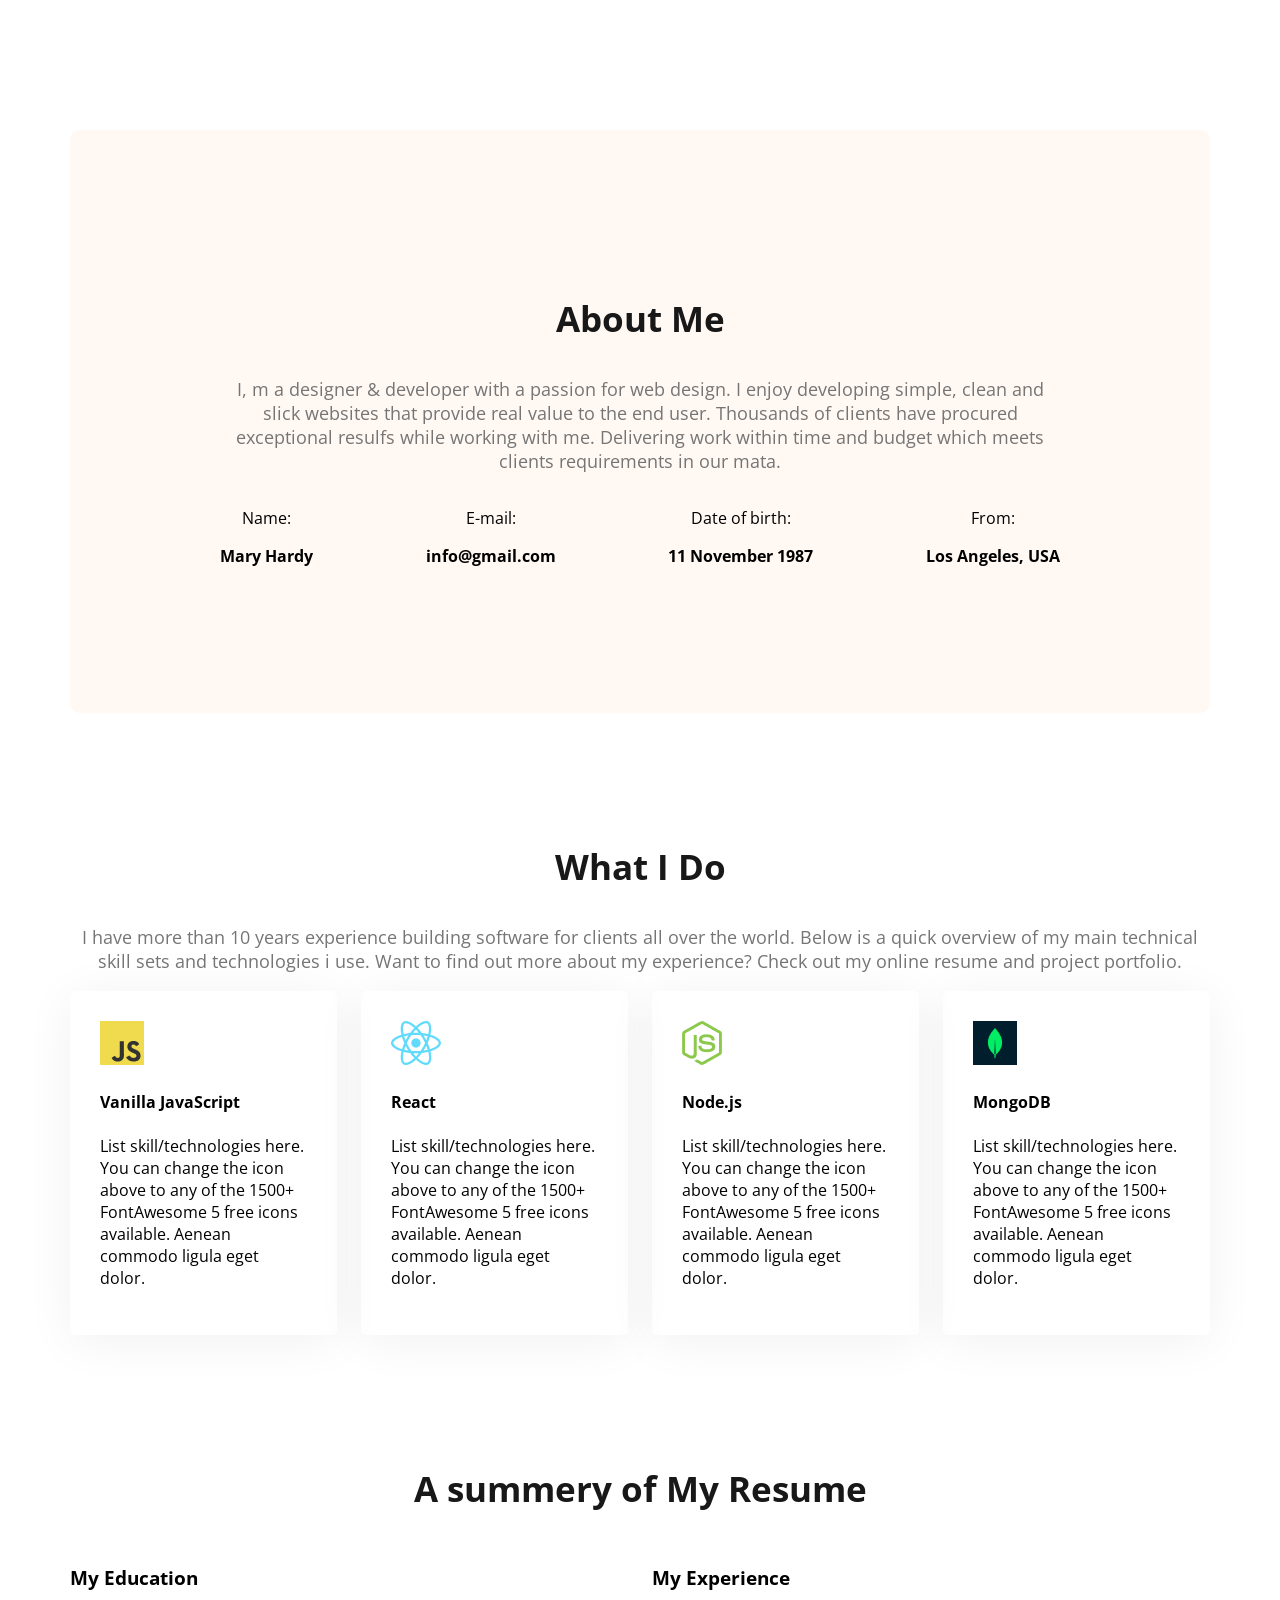
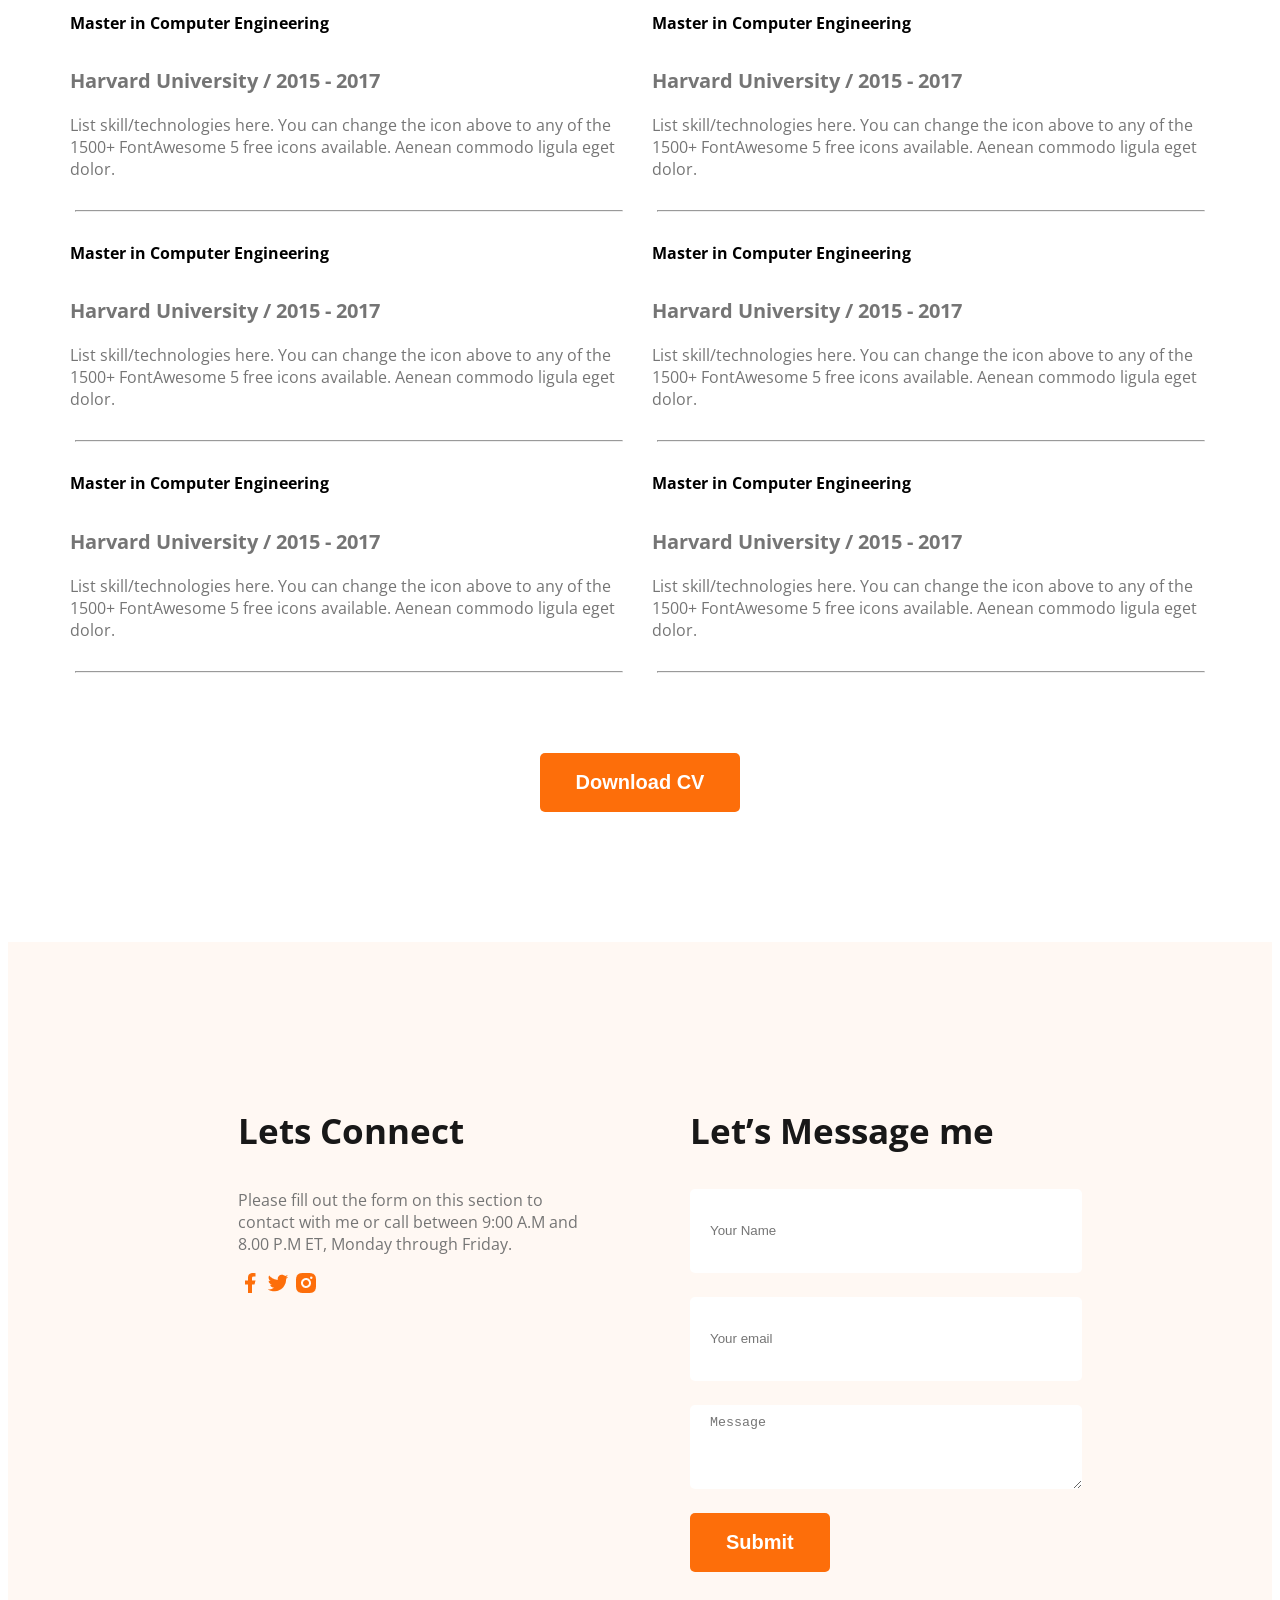
<file: index.html>
<!DOCTYPE html>
<html lang="en">
<head>
    <meta charset="UTF-8">
    <meta name="viewport" content="width=device-width, initial-scale=1.0">
    <title>Portmolio</title>
    <link rel="preconnect" href="https://fonts.googleapis.com">
    <link rel="preconnect" href="https://fonts.gstatic.com" crossorigin>
    <link href="https://fonts.googleapis.com/css2?family=Open+Sans:ital,wght@0,300..800;1,300..800&display=swap"
        rel="stylesheet">
    <link rel="stylesheet" href="style.css">
</head>
<body  class="open-sans-normal">
    <header    class="header secondary-bg hide">
        
        <nav >
            <h3 class="nav-title">Ma<span>r</span>y</h3>
            <ul>
                <li><a href="">portfolio</a></li>
                <li><a href="">blog</a></li>
                <li><a href=""><button class="btn-primary">Hire Me</button></a></li>
            </ul>

        </nav>
        <div class="banner">
            <div class="banner-content">
                <h4 class="banner-greetings">Hi, I  am</h4>
                <h1 class="banner-title">Mary Hardy</h1>
                <p class="banner-description">Shot what able cold new see hold.Friendly as an betrayed formerly he. Morning because as to society behaved moments.</p>
                <button class="btn-primary">Download CV</button>
            <button class="btn-primary">Contact</button>

            </div>
            
            <img class="img-dp" src="images/hardy.png" alt="">
            
        </div>

    </header>
    <main>
        <section class="about secondary-bg ">
            <h3 class="section-title">About Me</h3>
            <p class="section-description">I, m a designer & developer with a passion for web design. I enjoy developing simple, clean and slick websites that provide real value to the end user. Thousands of clients have procured exceptional resulfs while working with me. Delivering work within time and budget which meets clients requirements in our mata.</p>
            <div class="about-items">
                <!-- .about-im*4>p.item-title+p.item-description -->
                <div class="about-im">
                    <p class="item-title">Name:</p>
                    <p class="item-description">Mary Hardy</p>
                </div>
                <div class="about-im">
                    <p class="item-title">E-mail:</p>
                    <p class="item-description">info@gmail.com</p>
                </div>
                <div class="about-im">
                    <p class="item-title">Date of birth:</p>
                    <p class="item-description">11 November 1987</p>
                </div>
                <div class="about-im">
                    <p class="item-title">From:</p>
                    <p class="item-description">Los Angeles, USA</p>
                </div>
            </div>
        </section>


        <section class="skills">
            <h3 class="section-title text-center">What I Do</h3>
            <p class="section-description text-center">
                I have more than 10 years experience building software for clients all over the world. Below is a quick overview of my main technical skill sets and technologies i use. Want to find out more about my experience? Check out my online resume and project portfolio.
            </p>

            <div class="skills-container">

                <!-- .skill*4>img+h4.skill-title+p.skill-description -->
                <div class="skill">
                    <img src="images/icons/js.png" alt="">
                    <h4 class="skill-title">Vanilla JavaScript</h4>
                    <p class="skill-description">List skill/technologies here. You can change the icon above to any of the 1500+ FontAwesome 5 free icons available. Aenean commodo ligula eget dolor.</p>
                </div>
                <div class="skill">
                    <img src="images/icons/react.png" alt="">
                    <h4 class="skill-title">React</h4>
                    <p class="skill-description">List skill/technologies here. You can change the icon above to any of the 1500+ FontAwesome 5 free icons available. Aenean commodo ligula eget dolor.</p>
                </div>
                <div class="skill">
                    <img src="images/icons/nodejs.png" alt="">
                    <h4 class="skill-title">Node.js</h4>
                    <p class="skill-description">List skill/technologies here. You can change the icon above to any of the 1500+ FontAwesome 5 free icons available. Aenean commodo ligula eget dolor.</p>
                </div>
                <div class="skill">
                    <img src="images/icons/mongo.png" alt="">
                    <h4 class="skill-title">MongoDB</h4>
                    <p class="skill-description">List skill/technologies here. You can change the icon above to any of the 1500+ FontAwesome 5 free icons available. Aenean commodo ligula eget dolor.</p>
                </div>
            </div>


        </section>

        <section class="resume ">
            <h3 class="section-title text-center">A summery of My Resume</h3>
            <div class="resume-container">
                <!-- .resume-column*2>h3.section-title+.experience*3>h4.experience-title+h5.experience-subtitle+.experience-description -->
                <div class="resume-column">
                    <h3 class="resume-column-title">My Education</h3>
                    <div class="experience">
                        <h4 class="experience-title">Master in Computer Engineering</h4>
                        <h5 class="experience-subtitle">Harvard University / 2015 - 2017</h5>
                        <div class="experience-description">List skill/technologies here. You can change the icon above to any of the 1500+ FontAwesome 5 free icons available. Aenean commodo ligula eget dolor.
                        </div>
                    </div>
                    <hr>
                    <div class="experience">
                        <h4 class="experience-title">Master in Computer Engineering</h4>
                        <h5 class="experience-subtitle">Harvard University / 2015 - 2017</h5>
                        <div class="experience-description">List skill/technologies here. You can change the icon above to any of the 1500+ FontAwesome 5 free icons available. Aenean commodo ligula eget dolor.
                        </div>
                    </div>
                    <hr>
                    <div class="experience">
                        <h4 class="experience-title">Master in Computer Engineering</h4>
                        <h5 class="experience-subtitle">Harvard University / 2015 - 2017</h5>
                        <div class="experience-description">List skill/technologies here. You can change the icon above to any of the 1500+ FontAwesome 5 free icons available. Aenean commodo ligula eget dolor.
                        </div>
                    </div>
                    <hr>
                </div>
                <div class="resume-column">
                    <h3 class="resume-column-title">My Experience</h3>
                    <div class="experience">
                        <h4 class="experience-title">Master in Computer Engineering</h4>
                        <h5 class="experience-subtitle">Harvard University / 2015 - 2017</h5>
                        <div class="experience-description">List skill/technologies here. You can change the icon above to any of the 1500+ FontAwesome 5 free icons available. Aenean commodo ligula eget dolor.
                        </div>
                    </div>
                    <hr>
                    <div class="experience">
                        <h4 class="experience-title">Master in Computer Engineering</h4>
                        <h5 class="experience-subtitle">Harvard University / 2015 - 2017</h5>
                        <div class="experience-description">List skill/technologies here. You can change the icon above to any of the 1500+ FontAwesome 5 free icons available. Aenean commodo ligula eget dolor.
                        </div>
                    </div>
                    <hr>
                    <div class="experience">
                        <h4 class="experience-title">Master in Computer Engineering</h4>
                        <h5 class="experience-subtitle">Harvard University / 2015 - 2017</h5>
                        <div class="experience-description">List skill/technologies here. You can change the icon above to any of the 1500+ FontAwesome 5 free icons available. Aenean commodo ligula eget dolor.
                        </div>
                    </div>
                    <hr>
                </div>
            </div>
            <div class="text-center resume-download-cv">
                <button class="btn-primary text-center">Download CV</button>
            </div>
            
        </section>

    </main>
    <footer class="secondary-bg ">
        <div class="footer-column">
            <h3 class="section-title">Lets Connect</h3>
            <p class="experience-description">Please fill out the form on this section to contact with me or call between 9:00 A.M and 8.00 P.M ET, Monday through Friday.</p>
            <div>
                <a href=""><img src="images/icons/facebook.png" alt=""></a>
                <a href=""><img src="images/icons/twitter.png" alt=""></a>
                <a href=""><img src="images/icons/insta.png" alt=""></a>
            </div>
        </div>
        <div class="footer-column">
            <h3 class="section-title">Let’s Message me</h3>
            <form action="">
                <input type="text" name="" id="" placeholder="Your Name">
                <input type="email" name="" id="" placeholder="Your email">
                <textarea name="" id="" cols="30" rows="10" placeholder="Message"></textarea>
                <input class="btn-primary " type="submit" value="Submit">
            </form>
        </div>

    </footer>
</body>
</html>
</file>
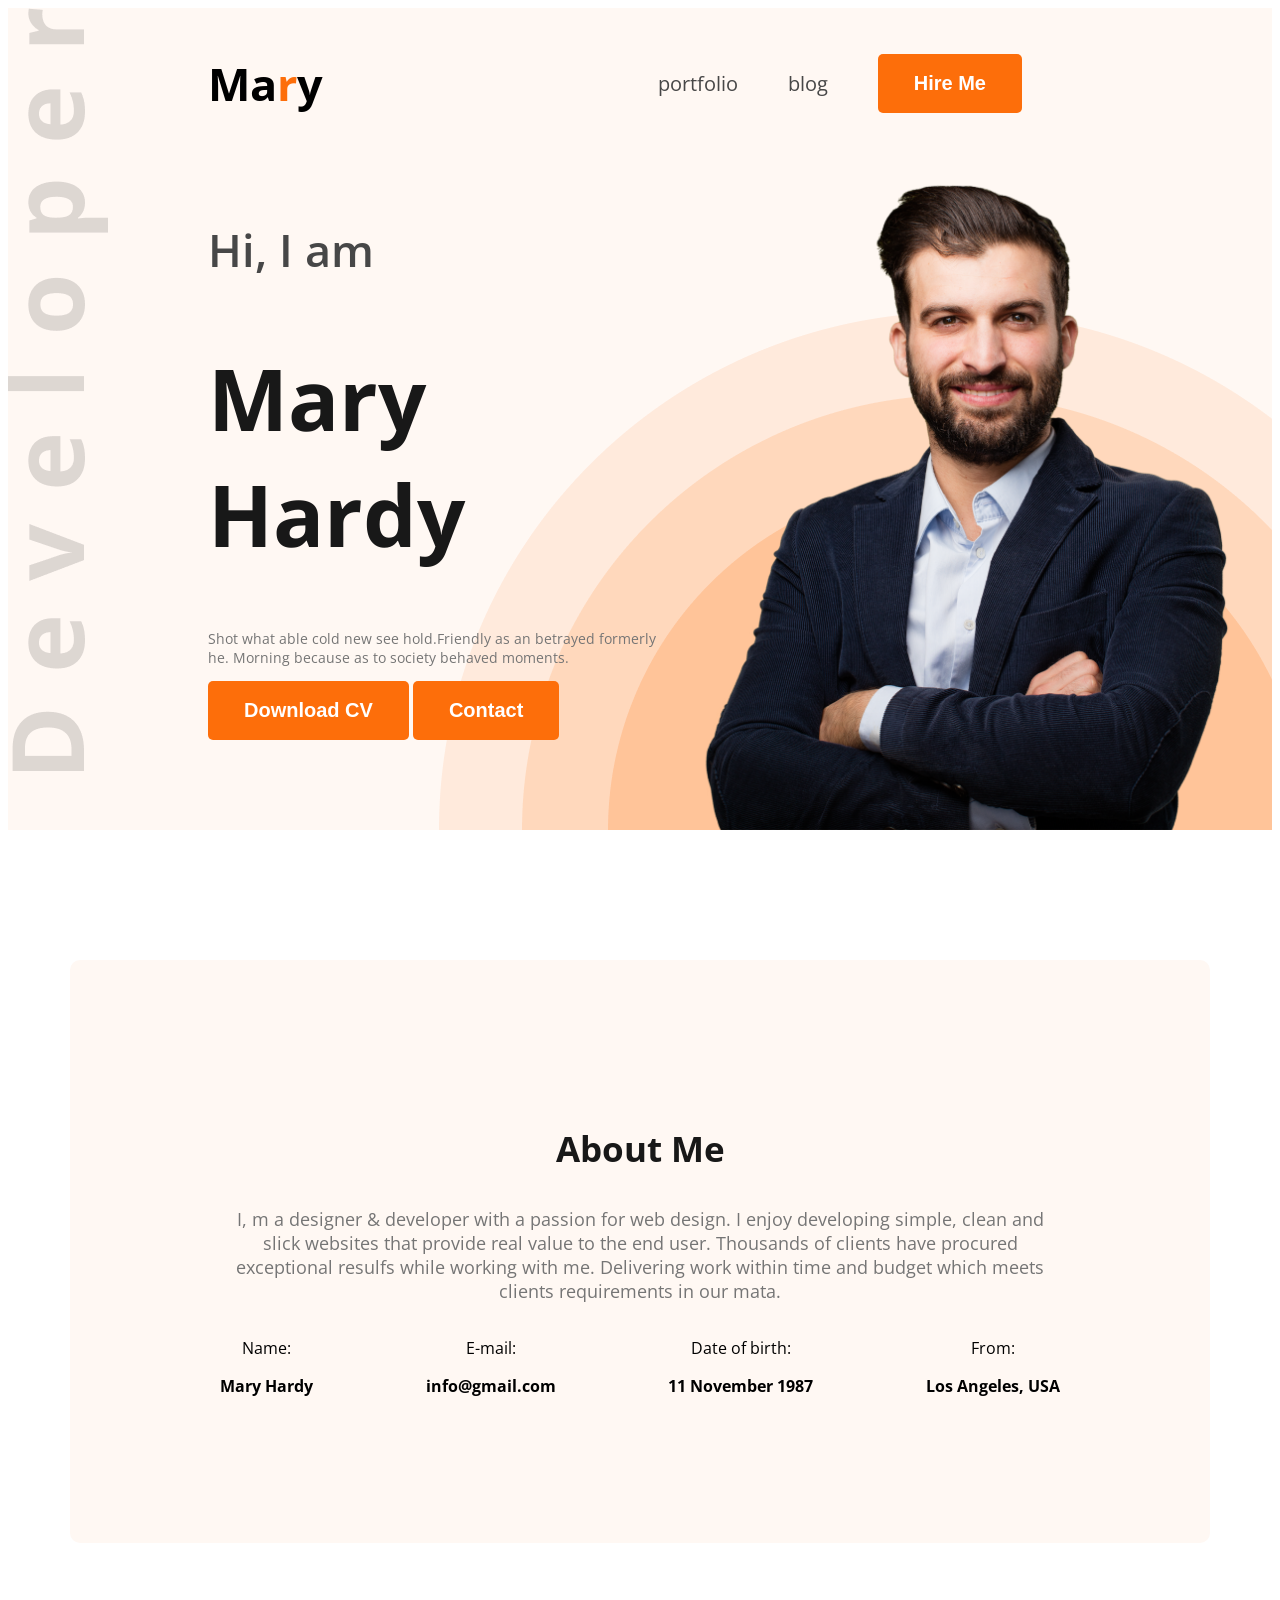
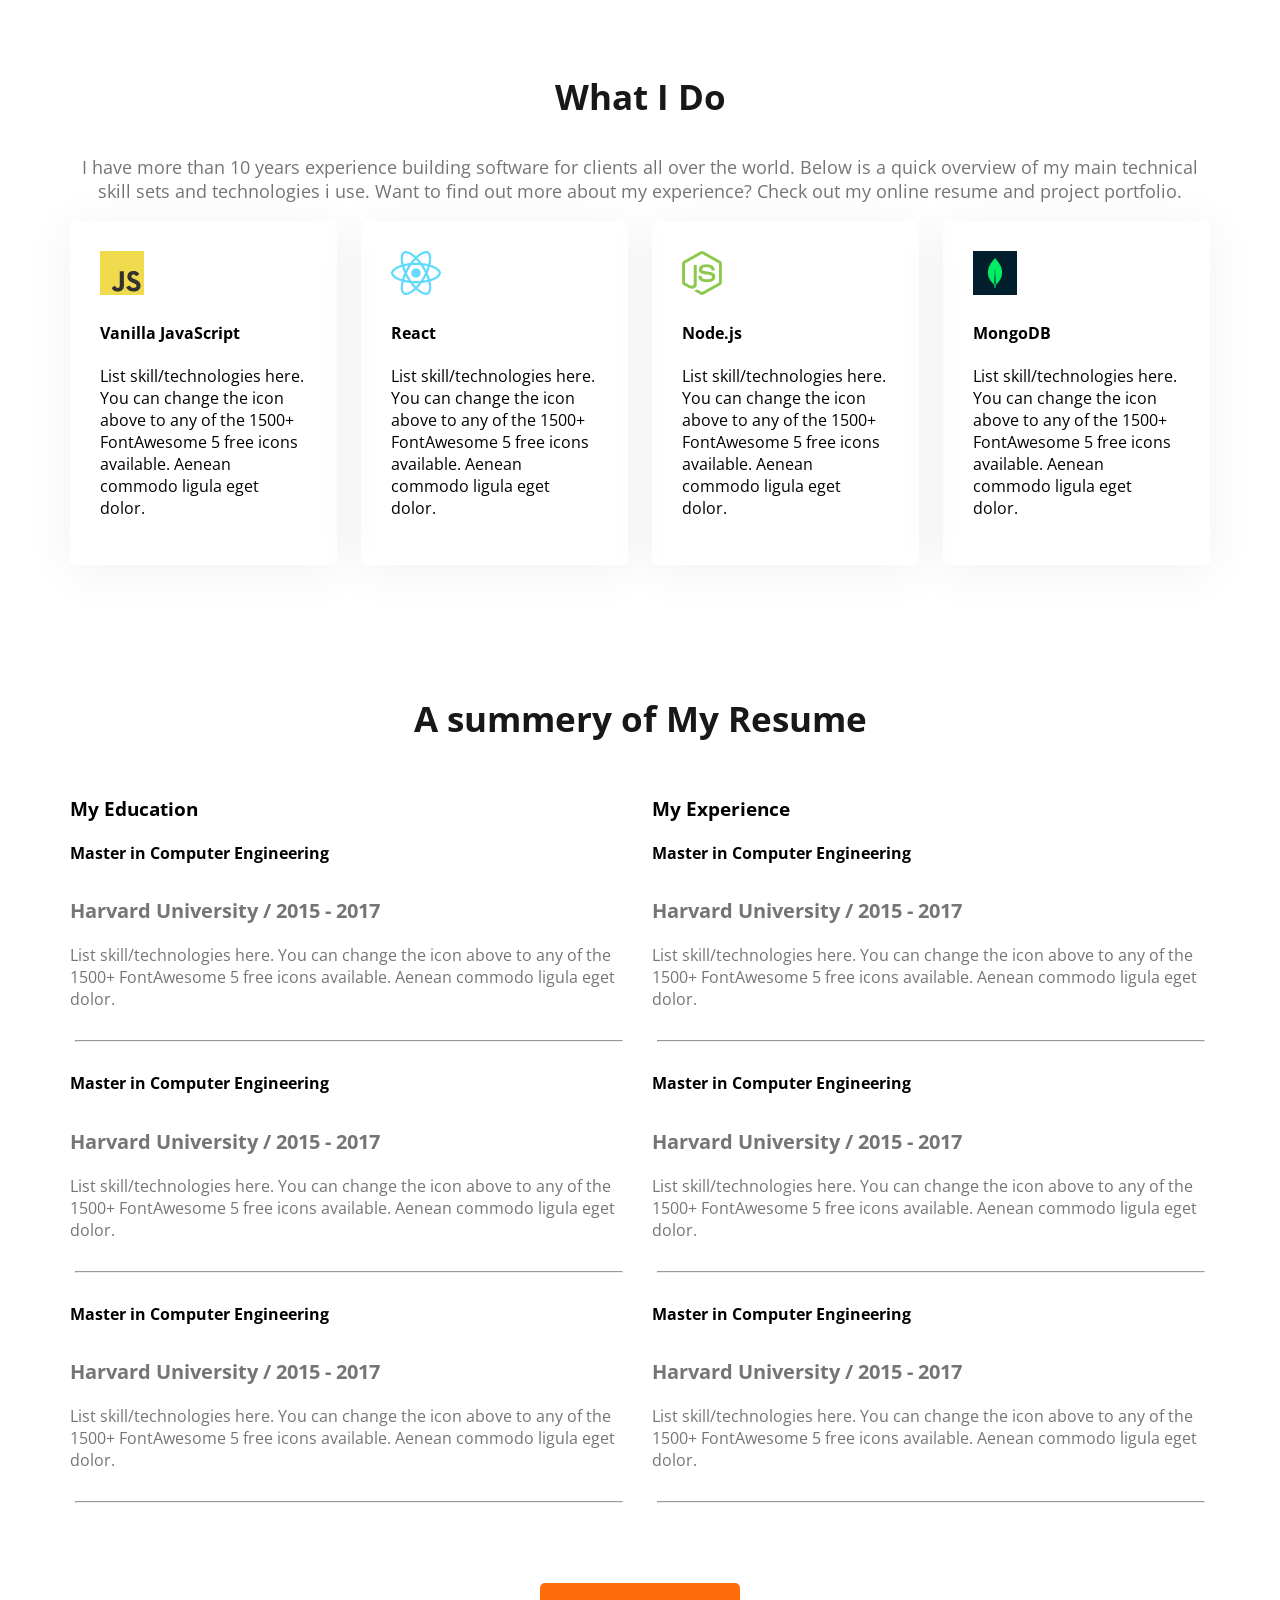
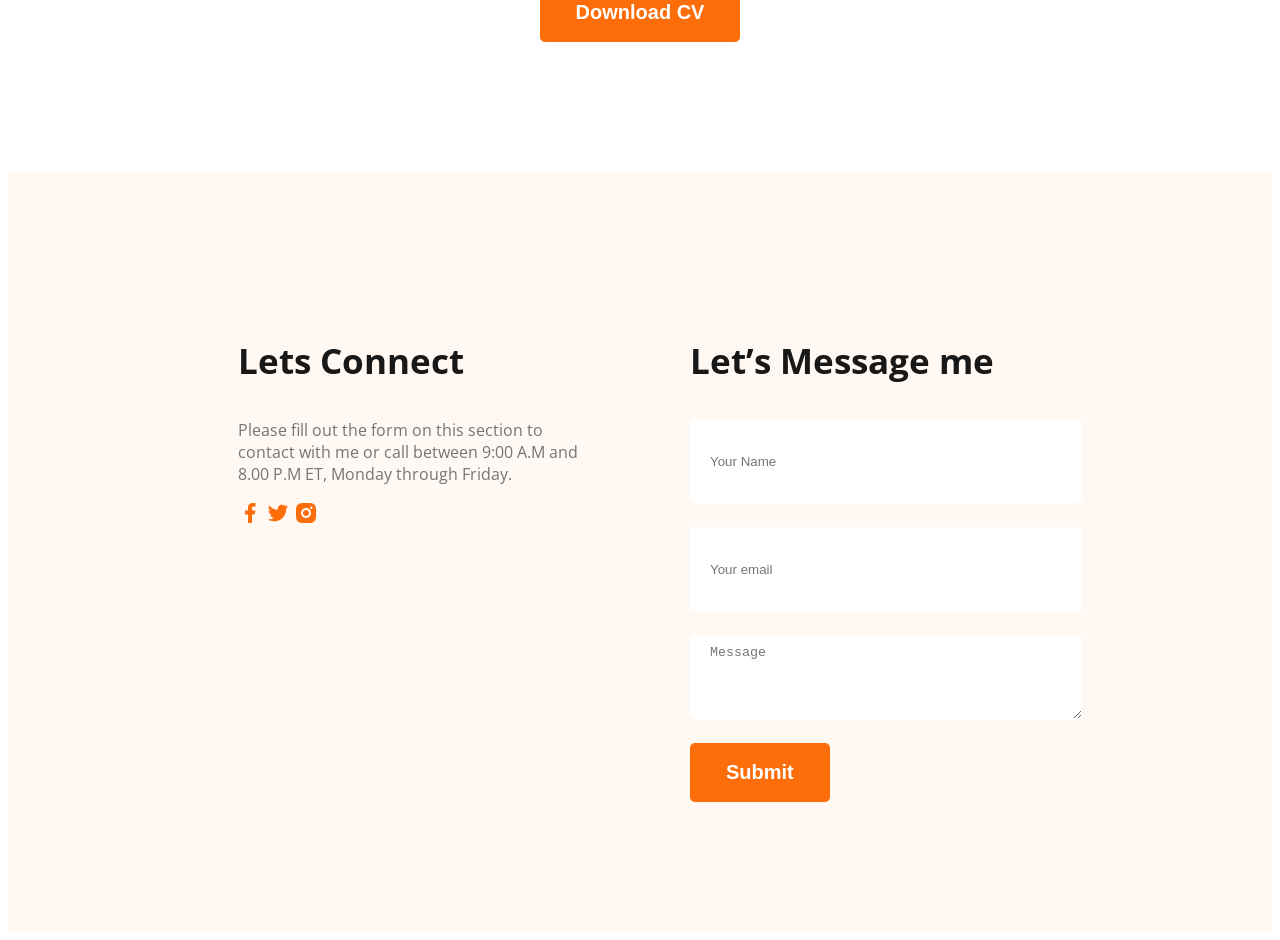
<file: portfolio.html>
<!DOCTYPE html>
<html lang="en">
<head>
    <meta charset="UTF-8">
    <meta name="viewport" content="width=device-width, initial-scale=1.0">
    <title>Portmolio</title>
    <link rel="preconnect" href="https://fonts.googleapis.com">
    <link rel="preconnect" href="https://fonts.gstatic.com" crossorigin>
    <link href="https://fonts.googleapis.com/css2?family=Open+Sans:ital,wght@0,300..800;1,300..800&display=swap"
        rel="stylesheet">
    <link rel="stylesheet" href="style.css">
</head>
<body  class="open-sans-normal">
    <header    class="header secondary-bg">
        
        <nav >
            <h3 class="nav-title">Ma<span>r</span>y</h3>
            <ul>
                <li><a href="">portfolio</a></li>
                <li><a href="">blog</a></li>
                <li><a href=""><button class="btn-primary">Hire Me</button></a></li>
            </ul>

        </nav>
        <div class="banner">
            <div class="banner-content">
                <h4 class="banner-greetings">Hi, I  am</h4>
                <h1 class="banner-title">Mary Hardy</h1>
                <p class="banner-description">Shot what able cold new see hold.Friendly as an betrayed formerly he. Morning because as to society behaved moments.</p>
                <button class="btn-primary">Download CV</button>
            <button class="btn-primary">Contact</button>

            </div>
            
            <img class="img-dp" src="images/hardy.png" alt="">
            
        </div>

    </header>
    <main>
        <section class="about secondary-bg">
            <h3 class="section-title">About Me</h3>
            <p class="section-description">I, m a designer & developer with a passion for web design. I enjoy developing simple, clean and slick websites that provide real value to the end user. Thousands of clients have procured exceptional resulfs while working with me. Delivering work within time and budget which meets clients requirements in our mata.</p>
            <div class="about-items">
                <!-- .about-im*4>p.item-title+p.item-description -->
                <div class="about-im">
                    <p class="item-title">Name:</p>
                    <p class="item-description">Mary Hardy</p>
                </div>
                <div class="about-im">
                    <p class="item-title">E-mail:</p>
                    <p class="item-description">info@gmail.com</p>
                </div>
                <div class="about-im">
                    <p class="item-title">Date of birth:</p>
                    <p class="item-description">11 November 1987</p>
                </div>
                <div class="about-im">
                    <p class="item-title">From:</p>
                    <p class="item-description">Los Angeles, USA</p>
                </div>
            </div>
        </section>


        <section class="skills">
            <h3 class="section-title text-center">What I Do</h3>
            <p class="section-description text-center">
                I have more than 10 years experience building software for clients all over the world. Below is a quick overview of my main technical skill sets and technologies i use. Want to find out more about my experience? Check out my online resume and project portfolio.
            </p>

            <div class="skills-container">

                <!-- .skill*4>img+h4.skill-title+p.skill-description -->
                <div class="skill">
                    <img src="images/icons/js.png" alt="">
                    <h4 class="skill-title">Vanilla JavaScript</h4>
                    <p class="skill-description">List skill/technologies here. You can change the icon above to any of the 1500+ FontAwesome 5 free icons available. Aenean commodo ligula eget dolor.</p>
                </div>
                <div class="skill">
                    <img src="images/icons/react.png" alt="">
                    <h4 class="skill-title">React</h4>
                    <p class="skill-description">List skill/technologies here. You can change the icon above to any of the 1500+ FontAwesome 5 free icons available. Aenean commodo ligula eget dolor.</p>
                </div>
                <div class="skill">
                    <img src="images/icons/nodejs.png" alt="">
                    <h4 class="skill-title">Node.js</h4>
                    <p class="skill-description">List skill/technologies here. You can change the icon above to any of the 1500+ FontAwesome 5 free icons available. Aenean commodo ligula eget dolor.</p>
                </div>
                <div class="skill">
                    <img src="images/icons/mongo.png" alt="">
                    <h4 class="skill-title">MongoDB</h4>
                    <p class="skill-description">List skill/technologies here. You can change the icon above to any of the 1500+ FontAwesome 5 free icons available. Aenean commodo ligula eget dolor.</p>
                </div>
            </div>


        </section>

        <section class="resume">
            <h3 class="section-title text-center">A summery of My Resume</h3>
            <div class="resume-container">
                <!-- .resume-column*2>h3.section-title+.experience*3>h4.experience-title+h5.experience-subtitle+.experience-description -->
                <div class="resume-column">
                    <h3 class="resume-column-title">My Education</h3>
                    <div class="experience">
                        <h4 class="experience-title">Master in Computer Engineering</h4>
                        <h5 class="experience-subtitle">Harvard University / 2015 - 2017</h5>
                        <div class="experience-description">List skill/technologies here. You can change the icon above to any of the 1500+ FontAwesome 5 free icons available. Aenean commodo ligula eget dolor.
                        </div>
                    </div>
                    <hr>
                    <div class="experience">
                        <h4 class="experience-title">Master in Computer Engineering</h4>
                        <h5 class="experience-subtitle">Harvard University / 2015 - 2017</h5>
                        <div class="experience-description">List skill/technologies here. You can change the icon above to any of the 1500+ FontAwesome 5 free icons available. Aenean commodo ligula eget dolor.
                        </div>
                    </div>
                    <hr>
                    <div class="experience">
                        <h4 class="experience-title">Master in Computer Engineering</h4>
                        <h5 class="experience-subtitle">Harvard University / 2015 - 2017</h5>
                        <div class="experience-description">List skill/technologies here. You can change the icon above to any of the 1500+ FontAwesome 5 free icons available. Aenean commodo ligula eget dolor.
                        </div>
                    </div>
                    <hr>
                </div>
                <div class="resume-column">
                    <h3 class="resume-column-title">My Experience</h3>
                    <div class="experience">
                        <h4 class="experience-title">Master in Computer Engineering</h4>
                        <h5 class="experience-subtitle">Harvard University / 2015 - 2017</h5>
                        <div class="experience-description">List skill/technologies here. You can change the icon above to any of the 1500+ FontAwesome 5 free icons available. Aenean commodo ligula eget dolor.
                        </div>
                    </div>
                    <hr>
                    <div class="experience">
                        <h4 class="experience-title">Master in Computer Engineering</h4>
                        <h5 class="experience-subtitle">Harvard University / 2015 - 2017</h5>
                        <div class="experience-description">List skill/technologies here. You can change the icon above to any of the 1500+ FontAwesome 5 free icons available. Aenean commodo ligula eget dolor.
                        </div>
                    </div>
                    <hr>
                    <div class="experience">
                        <h4 class="experience-title">Master in Computer Engineering</h4>
                        <h5 class="experience-subtitle">Harvard University / 2015 - 2017</h5>
                        <div class="experience-description">List skill/technologies here. You can change the icon above to any of the 1500+ FontAwesome 5 free icons available. Aenean commodo ligula eget dolor.
                        </div>
                    </div>
                    <hr>
                </div>
            </div>
            <div class="text-center resume-download-cv">
                <button class="btn-primary text-center">Download CV</button>
            </div>
            
        </section>

    </main>
    <footer class="secondary-bg">
        <div class="footer-column">
            <h3 class="section-title">Lets Connect</h3>
            <p class="experience-description">Please fill out the form on this section to contact with me or call between 9:00 A.M and 8.00 P.M ET, Monday through Friday.</p>
            <div>
                <a href=""><img src="images/icons/facebook.png" alt=""></a>
                <a href=""><img src="images/icons/twitter.png" alt=""></a>
                <a href=""><img src="images/icons/insta.png" alt=""></a>
            </div>
        </div>
        <div class="footer-column">
            <h3 class="section-title">Let’s Message me</h3>
            <form action="">
                <input type="text" name="" id="" placeholder="Your Name">
                <input type="email" name="" id="" placeholder="Your email">
                <textarea name="" id="" cols="30" rows="10" placeholder="Message"></textarea>
                <input class="btn-primary " type="submit" value="Submit">
            </form>
        </div>

    </footer>
</body>
</html>
</file>
<file: style.css>
.open-sans-normal {
    font-family: "Open Sans", sans-serif;
    font-optical-sizing: auto;
    font-style: normal;
    font-variation-settings:
      "wdth" 100;
  }

/* nav design */
nav{
    display: flex;
    align-items: center;
    justify-content: space-between;
    margin: 0px 200px;
}
.nav-title{
    font-size: 45px;
    font-weight: 800px;
}
.nav-title span{
    color: #FD6E0A;
}
nav ul li{
    list-style: none;
    margin-right: 50px;
   
}
nav ul li a{
    text-decoration: none;
    font-size: 20px;
    color: #474747;
    
    
}
nav ul{
    display: flex;
    align-items: center;

}
.btn-primary{
    background-color: #FD6E0A;
    color: white;
    border: none;

    font-size: 20px;
    font-weight: bold;
    padding: 18px 36px;
    border-radius: 5px;
}
/* .btn-primary-2{
    background-color: #f4eeea;
    color: #FD6E0A;
    border-color: #FD6E0A;
    

    font-size: 16px;
    font-weight: bold;
    padding: 18px 36px;
    border-radius: 5px;

} */
 /* banner design */
 .banner-greetings{
    color: #474747;
    font-size: 45px;
    font-weight: 600;

 }
 .banner-title{
    color: #181818;
    font-size: 85px;
    font-weight: bold;
 }
 .banner-description{
    color: #757575;
    font-size: 14px;
 }
 .img-dp{
    width: 580px;
 }
 .banner{
    display: flex;
    justify-content: space-between;
    margin: 0px 35px 0px 200px;
 }
.banner-content{
    /* width: 468px; ;
    height: 285px;
    margin: 237px 628px 148px 184px; */
    max-width: 580px;
}
.header{
    background-image: url("images/developer.png"), url("images/header_bg.png");
    background-repeat: no-repeat;
    background-position: top left, bottom right;

}
.section-title{
    font-size: 35px;
    font-weight: bold;
    color: #181818;
}
.section-description{
    font-size: 18px;
    color: #757575;
}
.secondary-bg{
    background-color: #FFF8F3;

}
.about{
    border-radius: 10px;
    padding: 130px 150px;
    text-align: center;
    
}
main section{
    margin-top: 130px;
    margin-bottom: 130px;

}
main{
    max-width: 1140px;
    margin: 0 auto;
}


.item-description{
   font-weight: bold;
}
.about-items{
    display: flex;
    justify-content: space-between;
}
.text-center{
    text-align: center;
    
}
/* skill */
.skills-container{
    display: flex;
    gap: 24px;
   
}
.skill{
    border-radius: 5px;
    padding: 30px;
    box-shadow: 0px 6px 50px 0px rgba(0, 0, 0, 0.06);
}

.resume-container{
    display: flex;
    gap: 24px;
}

.experience-subtitle{
    font-size: 20px ;
    font-weight: 600px;
    color: rgba(117, 117, 117, 1);
    margin-bottom: 20px;
}
.experience-description{
    
    color: rgba(117, 117, 117, 1);
   
}
.resume hr {
    margin: 30px 5px ;
}
.resume-download-cv{
    margin-top: 50px;
}
/* footer */
footer{
    padding: 130px 230px;
    display: flex;
    gap: 100px;
}
.footer-column{
    width: 50%;
}
footer input[type="text"], footer input[type="email"], footer textarea
{
    height: 64px;
    border-radius: 5px;
    background-color: white;
    width: 100%;
    display: block;
    padding: 10px 20px;
    margin-bottom: 24px;
    border: none;
}
/* responsive media query */
.hide{
    display:none ;
}

@media screen and (max-width:576px) {
    .skills-container{
        flex-direction:column;
    }
    .resume-container{
        flex-direction:column;
    }
    footer , .about ,.about-items{flex-direction:column;
    padding: 10px;}
    .footer-column{
        width: 100%;
    }
    footer input[type="text"], footer input[type="email"], footer textarea
{ width: calc(100% - 40px);}
}
</file>
